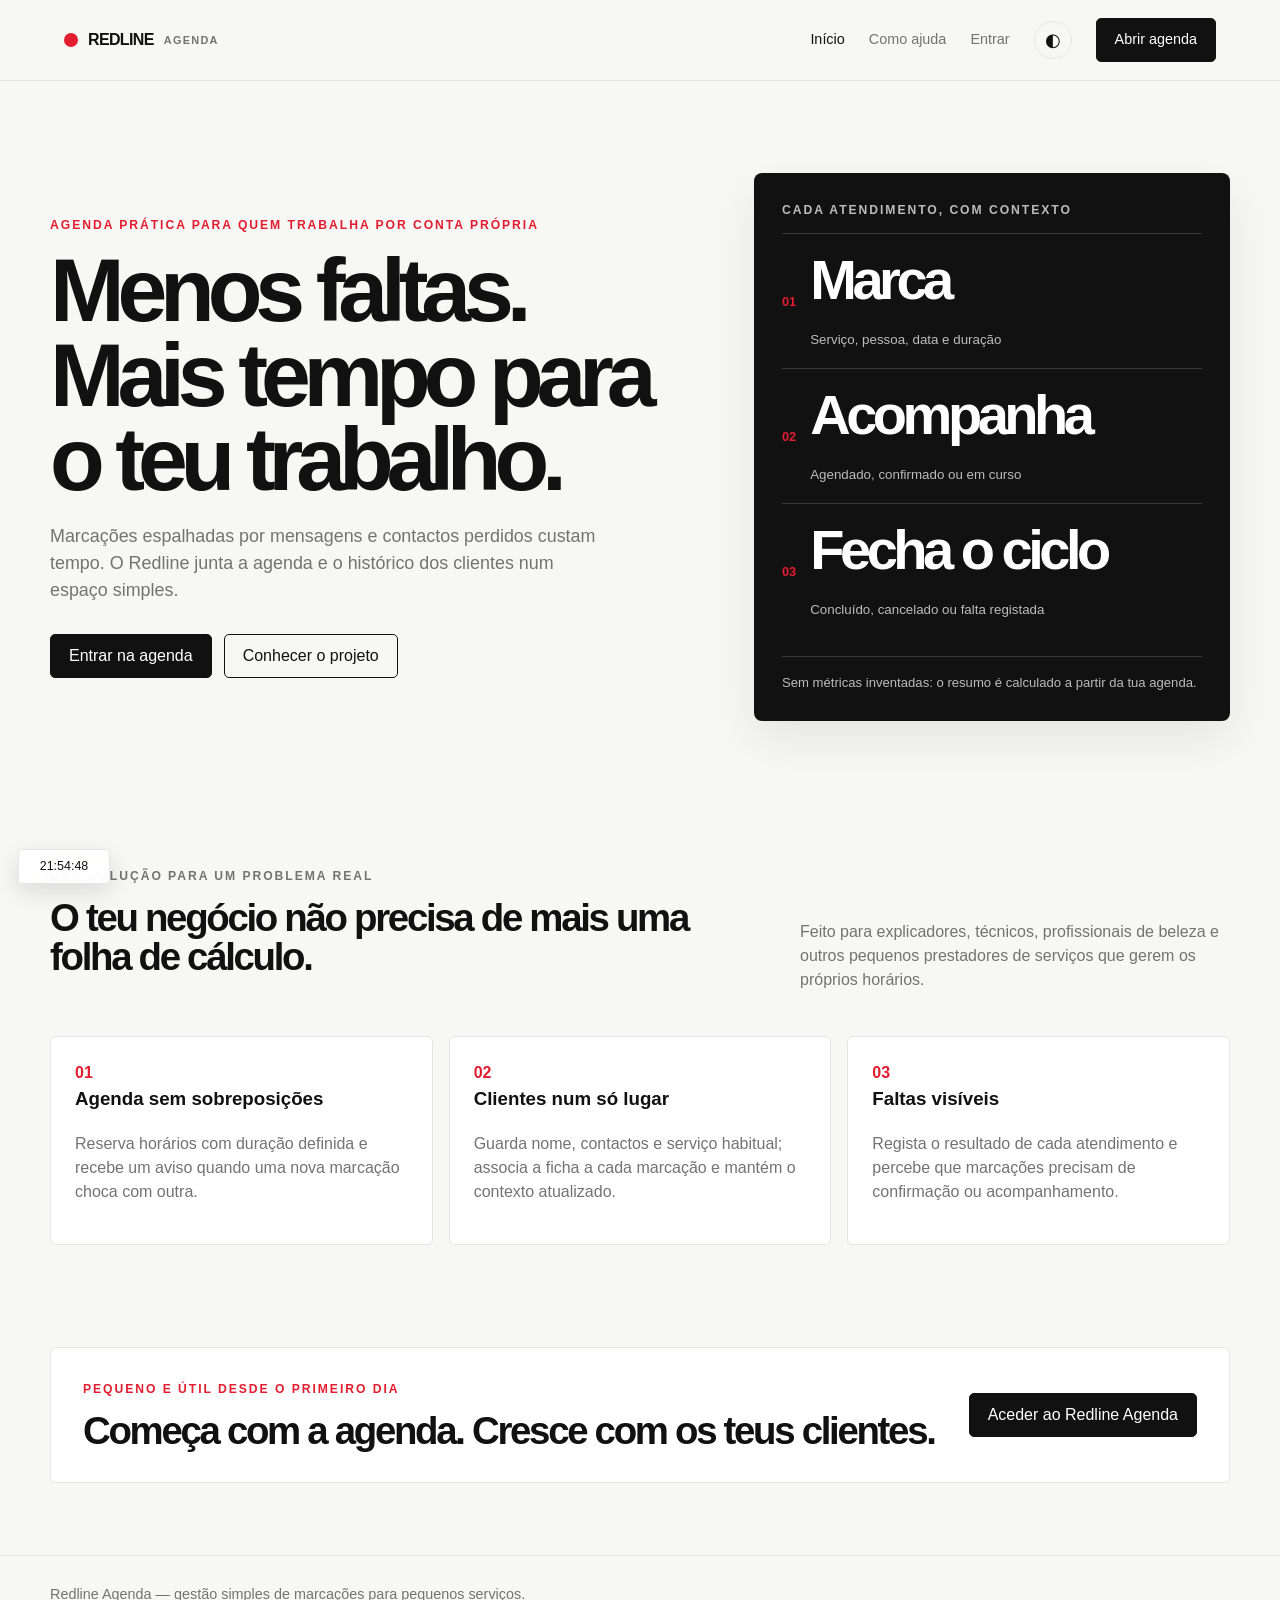
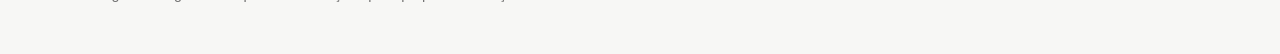
<file: src/main/resources/static/index.html>
<!DOCTYPE html>
<html lang="pt-PT">
<head>
    <meta charset="UTF-8">
    <meta name="viewport" content="width=device-width, initial-scale=1.0">
    <title>Redline Agenda | Marcações sem confusão</title>
    <link rel="stylesheet" href="./css/style.css">
    <script src="./js/ui.js" defer></script>
</head>
<body>
    <header class="site-header">
        <a class="brand" href="./index.html">
            <span class="brand-mark"></span>
            REDLINE
            <span class="brand-subtitle">AGENDA</span>
        </a>
        <nav class="site-nav">
            <a class="active" href="./index.html">Início</a>
            <a href="#features">Como ajuda</a>
            <a href="./login.html">Entrar</a>
            <button class="theme-toggle" type="button" title="Alternar tema">◐</button>
            <a class="button" href="./login.html">Abrir agenda</a>
        </nav>
    </header>
    <main class="page-shell">
        <section class="hero">
            <div class="reveal">
                <p class="eyebrow">Agenda prática para quem trabalha por conta própria</p>
                <h1>Menos faltas. Mais tempo para o teu trabalho.</h1>
                <p class="lead">Marcações espalhadas por mensagens e contactos perdidos custam tempo. O Redline junta a agenda e o histórico dos clientes num espaço simples.</p>
                <div class="hero-actions">
                    <a class="button" href="./login.html">Entrar na agenda</a>
                    <a class="button secondary" href="#features">Conhecer o projeto</a>
                </div>
            </div>
            <div class="hero-panel reveal">
                <p class="eyebrow">Cada atendimento, com contexto</p>
                <div class="workflow-step">
                    <span>01</span>
                    <div>
                        <strong>Marca</strong>
                        <small>Serviço, pessoa, data e duração</small>
                    </div>
                </div>
                <div class="workflow-step">
                    <span>02</span>
                    <div>
                        <strong>Acompanha</strong>
                        <small>Agendado, confirmado ou em curso</small>
                    </div>
                </div>
                <div class="workflow-step">
                    <span>03</span>
                    <div>
                        <strong>Fecha o ciclo</strong>
                        <small>Concluído, cancelado ou falta registada</small>
                    </div>
                </div>
                <p class="workflow-note">Sem métricas inventadas: o resumo é calculado a partir da tua agenda.</p>
            </div>
        </section>
        <section class="section" id="features">
            <div class="section-head reveal">
                <div>
                    <p class="eyebrow">Uma solução para um problema real</p>
                    <h2>O teu negócio não precisa de mais uma folha de cálculo.</h2>
                </div>
                <p>Feito para explicadores, técnicos, profissionais de beleza e outros pequenos prestadores de serviços que gerem os próprios horários.</p>
            </div>
            <div class="card-grid">
                <article class="card reveal">
                    <span class="card-index">01</span>
                    <h3>Agenda sem sobreposições</h3>
                    <p>Reserva horários com duração definida e recebe um aviso quando uma nova marcação choca com outra.</p>
                </article>
                <article class="card reveal">
                    <span class="card-index">02</span>
                    <h3>Clientes num só lugar</h3>
                    <p>Guarda nome, contactos e serviço habitual; associa a ficha a cada marcação e mantém o contexto atualizado.</p>
                </article>
                <article class="card reveal">
                    <span class="card-index">03</span>
                    <h3>Faltas visíveis</h3>
                    <p>Regista o resultado de cada atendimento e percebe que marcações precisam de confirmação ou acompanhamento.</p>
                </article>
            </div>
        </section>
        <section class="callout reveal">
            <div>
                <p class="eyebrow">Pequeno e útil desde o primeiro dia</p>
                <h2>Começa com a agenda. Cresce com os teus clientes.</h2>
            </div>
            <a class="button" href="./login.html">Aceder ao Redline Agenda</a>
        </section>
    </main>
    <footer class="footer">
        <div class="page-shell">Redline Agenda — gestão simples de marcações para pequenos serviços.</div>
    </footer>
</body>
</html>
</file>
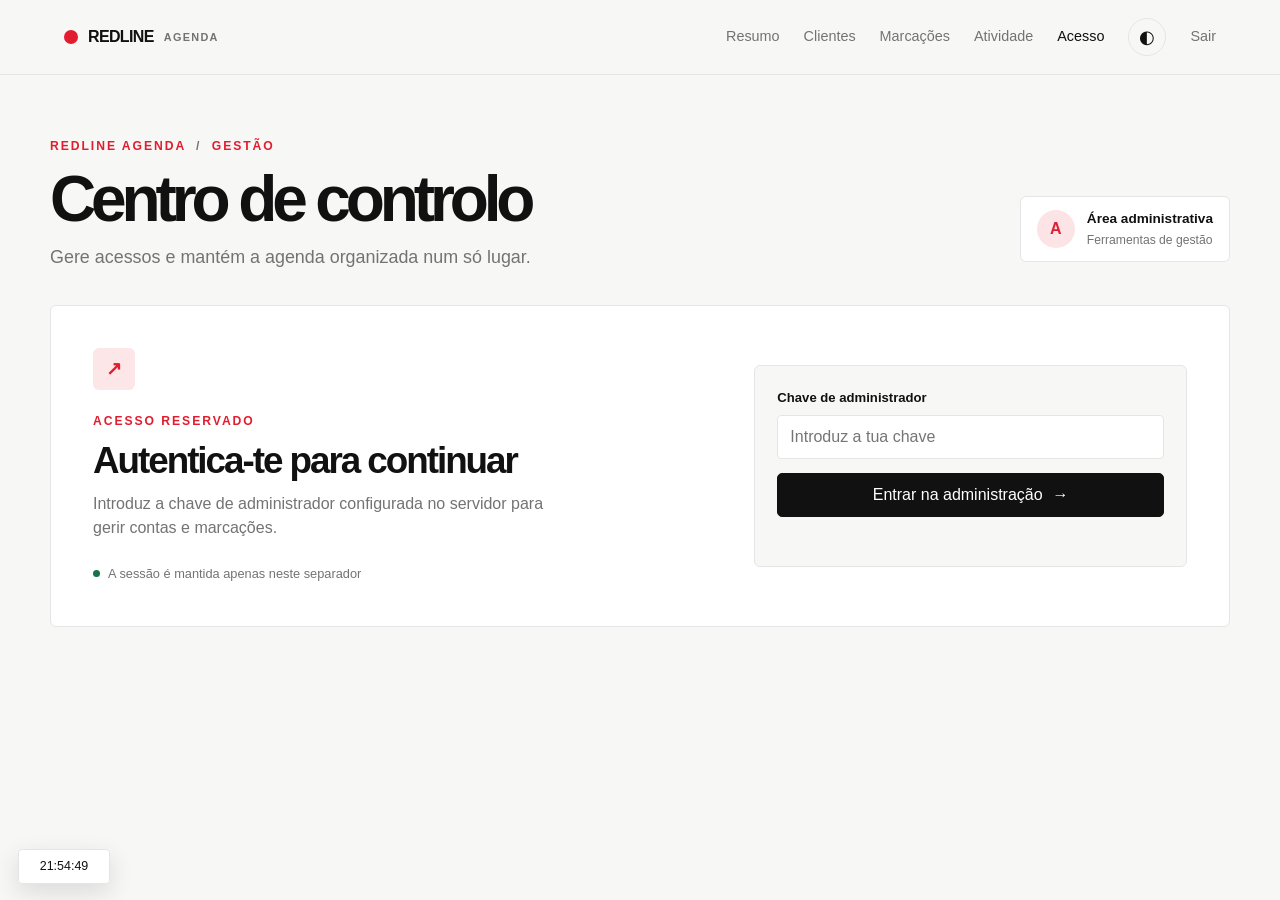
<file: src/main/resources/static/admin.html>
<!DOCTYPE html>
<html lang="pt-PT">
<head>
    <meta charset="UTF-8">
    <meta name="viewport" content="width=device-width, initial-scale=1.0">
    <meta name="theme-color" content="#f7f7f5">
    <title>Administração | Redline Agenda</title>
    <link rel="stylesheet" href="./css/style.css">
    <link rel="stylesheet" href="./css/dashboard.css">
    <link rel="stylesheet" href="./css/admin.css">
    <script src="./js/api.js" defer></script>
    <script src="./js/ui.js" defer></script>
    <script src="./js/admin.js" defer></script>
</head>
<body>
    <header class="site-header">
        <a class="brand" href="./dashboard.html">
            <span class="brand-mark" aria-hidden="true"></span>
            REDLINE
            <span class="brand-subtitle">AGENDA</span>
        </a>
        <nav class="site-nav" aria-label="Navegação principal">
            <a href="./dashboard.html">Resumo</a>
            <a href="./clientes.html">Clientes</a>
            <a href="./appointments.html">Marcações</a>
            <a href="./progresso.html">Atividade</a>
            <a class="active" href="./admin.html" aria-current="page">Acesso</a>
            <button class="theme-toggle" type="button" title="Alternar tema" aria-label="Alternar tema">◐</button>
            <a class="logout-link" href="./index.html">Sair</a>
        </nav>
    </header>

    <main class="page-shell dashboard admin-page">
        <section class="admin-heading">
            <div>
                <p class="eyebrow">Redline Agenda <span aria-hidden="true">/</span> Gestão</p>
                <h1>Centro de controlo</h1>
                <p class="lead">Gere acessos e mantém a agenda organizada num só lugar.</p>
            </div>
            <div class="admin-heading-note">
                <span class="admin-heading-mark" aria-hidden="true">A</span>
                <span>
                    <strong>Área administrativa</strong>
                    <small>Ferramentas de gestão</small>
                </span>
            </div>
        </section>

        <section class="panel admin-access" id="adminAccess" aria-labelledby="accessTitle">
            <div class="admin-access-copy">
                <span class="admin-lock-mark" aria-hidden="true">↗</span>
                <p class="eyebrow">Acesso reservado</p>
                <h2 id="accessTitle">Autentica-te para continuar</h2>
                <p>Introduz a chave de administrador configurada no servidor para gerir contas e marcações.</p>
                <span class="admin-secure-note">
                    <span aria-hidden="true"></span>
                    A sessão é mantida apenas neste separador
                </span>
            </div>
            <form id="adminLoginForm" class="admin-login-form">
                <div class="form-group">
                    <label for="adminKey">Chave de administrador</label>
                    <input id="adminKey" type="password" autocomplete="current-password" placeholder="Introduz a tua chave" required>
                </div>
                <button class="button" type="submit">
                    Entrar na administração
                    <span aria-hidden="true">→</span>
                </button>
                <p class="auth-message" id="adminMessage" role="status" aria-live="polite"></p>
            </form>
        </section>

        <section class="admin-overview" id="adminOverview" aria-label="Resumo da administração" hidden>
            <article class="admin-stat">
                <span class="admin-stat-icon" aria-hidden="true">◎</span>
                <div>
                    <small>Contas registadas</small>
                    <strong id="userCount">—</strong>
                </div>
                <span class="admin-stat-caption">na plataforma</span>
            </article>
            <article class="admin-stat">
                <span class="admin-stat-icon" aria-hidden="true">✦</span>
                <div>
                    <small>Administradores</small>
                    <strong id="adminCount">—</strong>
                </div>
                <span class="admin-stat-caption">com acesso total</span>
            </article>
            <article class="admin-stat">
                <span class="admin-stat-icon" aria-hidden="true">▦</span>
                <div>
                    <small>Marcações</small>
                    <strong id="appointmentCount">—</strong>
                </div>
                <span class="admin-stat-caption">na agenda</span>
            </article>
        </section>

        <section class="panel users-panel" id="usersPanel" aria-labelledby="usersTitle" hidden>
            <div class="panel-title admin-panel-title">
                <div>
                    <p class="eyebrow">Contas e permissões</p>
                    <h2 id="usersTitle">Utilizadores</h2>
                </div>
                <button class="button secondary" id="refreshUsers" type="button">
                    <span aria-hidden="true">↻</span>
                    Atualizar dados
                </button>
            </div>
            <div class="admin-toolbar">
                <p>Consulta as contas registadas e ajusta o respetivo nível de acesso.</p>
                <div class="admin-search">
                    <label for="userSearch">Pesquisar utilizadores</label>
                    <input id="userSearch" type="search" placeholder="Pesquisar por email..." autocomplete="off">
                </div>
            </div>
            <div class="users-table-wrap">
                <table>
                    <thead>
                        <tr>
                            <th scope="col">Email</th>
                            <th scope="col">Perfil</th>
                            <th scope="col">Data de criação</th>
                            <th scope="col"><span class="visually-hidden">Ações</span></th>
                        </tr>
                    </thead>
                    <tbody id="usersBody"></tbody>
                </table>
            </div>
            <p class="auth-message" id="usersMessage" role="status" aria-live="polite"></p>
        </section>

        <section class="panel users-panel admin-appointments" id="appointmentsPanel" aria-labelledby="appointmentsTitle" hidden>
            <div class="panel-title admin-panel-title">
                <div>
                    <p class="eyebrow">Agenda e operações</p>
                    <h2 id="appointmentsTitle">Marcações</h2>
                </div>
                <button class="button secondary" id="refreshAppointments" type="button">
                    <span aria-hidden="true">↻</span>
                    Atualizar dados
                </button>
            </div>

            <form class="appointment-form" id="appointmentForm">
                <div class="appointment-form-heading">
                    <h3>Adicionar marcação</h3>
                    <p>Cria um compromisso diretamente na agenda.</p>
                </div>
                <div class="appointment-fields">
                    <div class="form-group">
                        <label for="appointmentTitle">Serviço</label>
                        <input id="appointmentTitle" placeholder="Ex.: Consulta inicial" required>
                    </div>
                    <div class="form-group">
                        <label for="appointmentClient">
                            Cliente <span>(opcional)</span>
                        </label>
                        <input id="appointmentClient" placeholder="Nome do cliente">
                    </div>
                    <div class="form-group">
                        <label for="appointmentDate">Data</label>
                        <input id="appointmentDate" type="date" required>
                    </div>
                    <div class="form-group">
                        <label for="appointmentTime">Hora</label>
                        <input id="appointmentTime" type="time" required>
                    </div>
                    <div class="form-group">
                        <label for="appointmentStatus">Estado</label>
                        <select id="appointmentStatus">
                            <option>Agendado</option>
                            <option>Confirmado</option>
                            <option>Em curso</option>
                            <option>Concluído</option>
                            <option>Cancelado</option>
                            <option>Faltou</option>
                        </select>
                    </div>
                    <button class="button" type="submit">
                        Adicionar marcação
                        <span aria-hidden="true">+</span>
                    </button>
                </div>
            </form>

            <div class="admin-list-heading">
                <div>
                    <h3>Todas as marcações</h3>
                    <p>Altera datas ou remove compromissos existentes.</p>
                </div>
            </div>
            <div class="users-table-wrap">
                <table>
                    <thead>
                        <tr>
                            <th scope="col">Serviço</th>
                            <th scope="col">Cliente</th>
                            <th scope="col">Data</th>
                            <th scope="col">Hora</th>
                            <th scope="col">Estado</th>
                            <th scope="col"><span class="visually-hidden">Ações</span></th>
                        </tr>
                    </thead>
                    <tbody id="appointmentsBody"></tbody>
                </table>
            </div>
            <p class="auth-message" id="appointmentsMessage" role="status" aria-live="polite"></p>
        </section>
    </main>
</body>
</html>
</file>
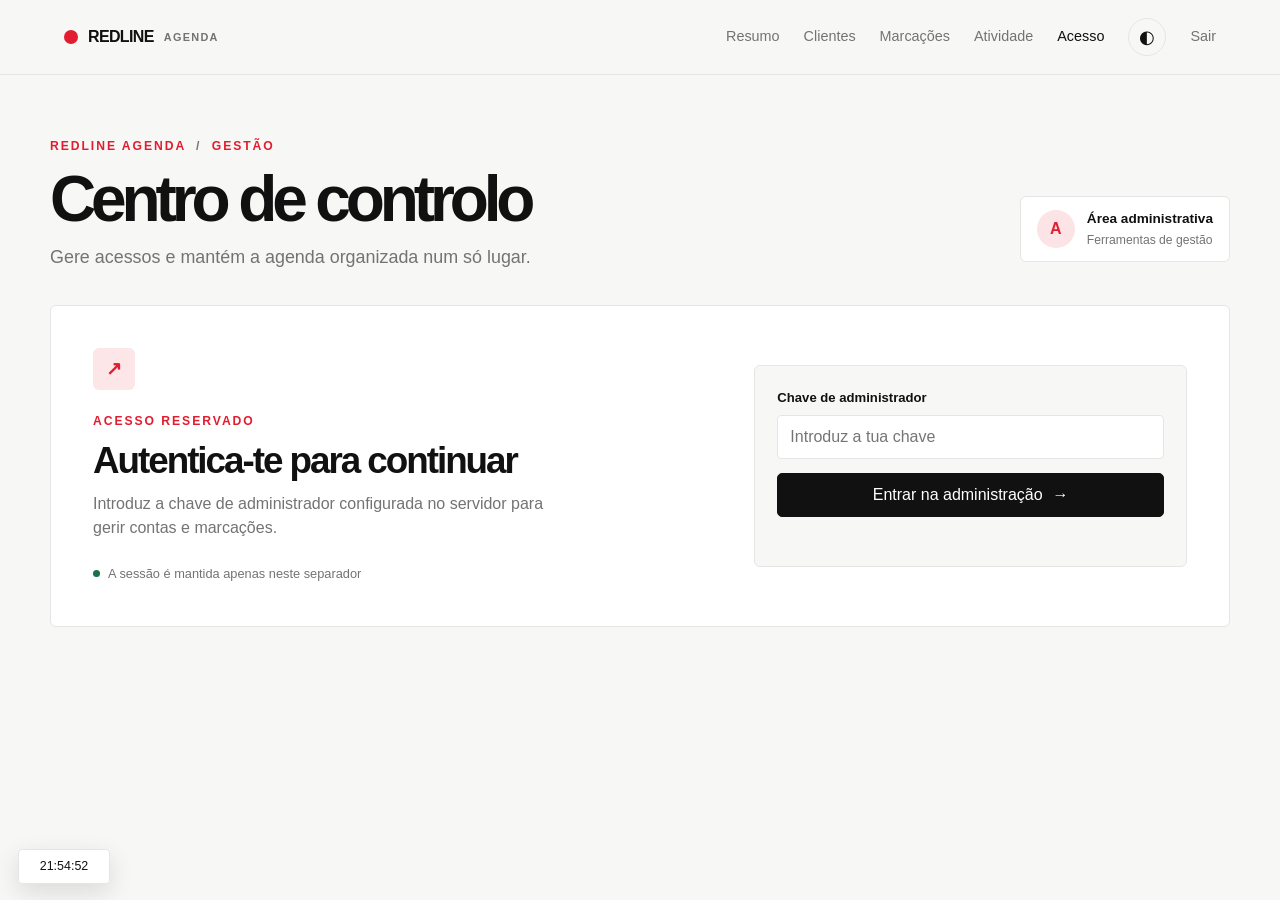
<file: src/main/resources/static/appointments.html>
<!DOCTYPE html>
<html lang="pt-PT">
<head>
    <meta charset="UTF-8">
    <meta name="viewport" content="width=device-width, initial-scale=1.0">
    <title>Marcações | Redline Agenda</title>
    <link rel="stylesheet" href="./css/style.css">
    <link rel="stylesheet" href="./css/dashboard.css">
    <link rel="stylesheet" href="./css/workspace.css">
    <script src="./js/api.js" defer></script>
    <script src="./js/ui.js" defer></script>
    <script src="./js/appointments.js" defer></script>
</head>
<body data-requires-admin="true">
    <header class="site-header">
        <a class="brand" href="./dashboard.html">
            <span class="brand-mark"></span>
            REDLINE
            <span class="brand-subtitle">AGENDA</span>
        </a>
        <nav class="site-nav">
            <a href="./dashboard.html">Resumo</a>
            <a href="./clientes.html">Clientes</a>
            <a class="active" href="./appointments.html">Marcações</a>
            <a href="./progresso.html">Atividade</a>
            <a href="./admin.html">Acesso</a>
            <button class="theme-toggle" type="button" title="Alternar tema">◐</button>
            <a class="logout-link" href="./index.html">Sair</a>
        </nav>
    </header>
    <main class="page-shell dashboard">
        <section class="dashboard-heading">
            <div>
                <p class="eyebrow" id="agendaDate">Agenda</p>
                <h1>Marcações</h1>
                <p class="lead">Vê o que vem a seguir e regista faltas ou conclusões no momento.</p>
            </div>
            <a class="button" href="./compromisso.html">+ Nova marcação</a>
        </section>
        <section class="panel">
            <div class="panel-title">
                <h2>Agenda de serviços</h2>
                <span id="agendaStatus" aria-live="polite">A carregar...</span>
            </div>
            <div class="workspace-toolbar appointment-filters" aria-label="Filtrar marcações">
                <input id="appointmentSearch" type="search" placeholder="Pesquisar serviço ou cliente" aria-label="Pesquisar marcações">
                <input id="appointmentDateFilter" type="date" aria-label="Filtrar por dia">
                <select id="appointmentStatusFilter" aria-label="Filtrar por estado">
                    <option value="Todas">Todos os estados</option>
                    <option>Agendado</option>
                    <option>Confirmado</option>
                    <option>Em curso</option>
                    <option>Concluído</option>
                    <option>Cancelado</option>
                    <option>Faltou</option>
                </select>
                <button class="button secondary" id="clearAppointmentFilters" type="button">Limpar</button>
            </div>
            <div id="appointmentsList" aria-live="polite"></div>
        </section>
        <p class="form-message" id="appointmentListMessage" role="status"></p>
    </main>
</body>
</html>
</file>
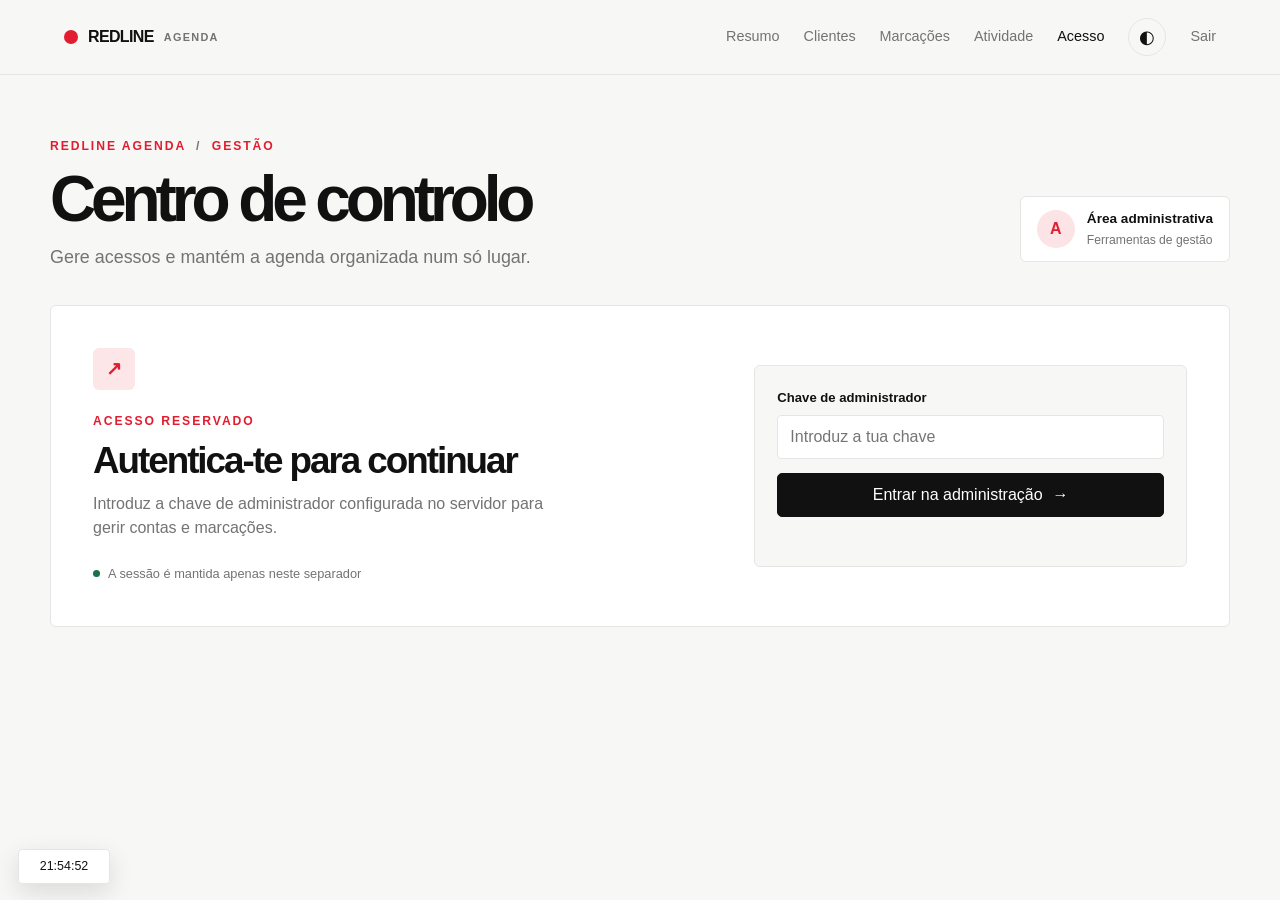
<file: src/main/resources/static/clientes.html>
<!DOCTYPE html>
<html lang="pt-PT">
<head>
    <meta charset="UTF-8">
    <meta name="viewport" content="width=device-width, initial-scale=1.0">
    <title>Clientes | Redline Agenda</title>
    <link rel="stylesheet" href="./css/style.css">
    <link rel="stylesheet" href="./css/workspace.css">
    <script src="./js/api.js" defer></script>
    <script src="./js/ui.js" defer></script>
    <script src="./js/clientes.js" defer></script>
</head>
<body data-requires-admin="true">
    <header class="site-header">
        <a class="brand" href="./dashboard.html">
            <span class="brand-mark"></span>
            REDLINE
            <span class="brand-subtitle">AGENDA</span>
        </a>
        <nav class="site-nav">
            <a href="./dashboard.html">Resumo</a>
            <a class="active" href="./clientes.html">Clientes</a>
            <a href="./appointments.html">Marcações</a>
            <a href="./progresso.html">Atividade</a>
            <a href="./admin.html">Acesso</a>
            <button class="theme-toggle" type="button" title="Alternar tema">◐</button>
            <a class="logout-link" href="./index.html">Sair</a>
        </nav>
    </header>
    <main class="page-shell workspace-page">
        <section class="workspace-heading">
            <div>
                <p class="eyebrow">Relações de confiança</p>
                <h1>Clientes</h1>
                <p class="lead">Guarda os contactos e encontra rapidamente o contexto de cada pessoa.</p>
            </div>
            <button class="button" id="openClientModal" type="button">+ Novo cliente</button>
        </section>
        <section class="workspace-toolbar" aria-label="Pesquisar e filtrar clientes">
            <input id="clientSearch" type="search" placeholder="Nome, email, telefone ou serviço" aria-label="Pesquisar clientes">
            <select id="clientFilter" aria-label="Filtrar clientes">
                <option value="Todos">Todos os estados</option>
                <option value="Ativo">Ativos</option>
                <option value="Em espera">Em espera</option>
            </select>
            <span id="clientCount" aria-live="polite">A carregar...</span>
        </section>
        <p class="form-message" id="clientMessage" role="status"></p>
        <section class="client-list" id="clientsList" aria-live="polite"></section>
    </main>
    <div class="modal" id="clientModal" hidden>
        <section class="modal-card" role="dialog" aria-modal="true" aria-labelledby="clientModalTitle">
            <div class="modal-head">
                <div>
                    <p class="eyebrow">Ficha de cliente</p>
                    <h2 id="clientModalTitle">Novo cliente</h2>
                </div>
                <button class="icon-button" id="closeClientModal" type="button" aria-label="Fechar">×</button>
            </div>
            <form id="clientForm" class="form-grid">
                <label>
                    Nome
                    <input id="clientName" required maxlength="120" autocomplete="name">
                </label>
                <label>
                    Serviço habitual
                    <input id="clientType" maxlength="120" placeholder="Ex.: explicações de matemática">
                </label>
                <label>
                    Email
                    <input id="clientEmail" type="email" maxlength="254" autocomplete="email">
                </label>
                <label>
                    Telefone
                    <input id="clientPhone" type="tel" maxlength="40" autocomplete="tel">
                </label>
                <label>
                    Estado
                    <select id="clientStatus">
                        <option>Ativo</option>
                        <option>Em espera</option>
                    </select>
                </label>
                <div class="form-actions">
                    <button class="button secondary" id="cancelClient" type="button">Cancelar</button>
                    <button class="button" type="submit">Guardar cliente</button>
                </div>
            </form>
        </section>
    </div>
</body>
</html>
</file>
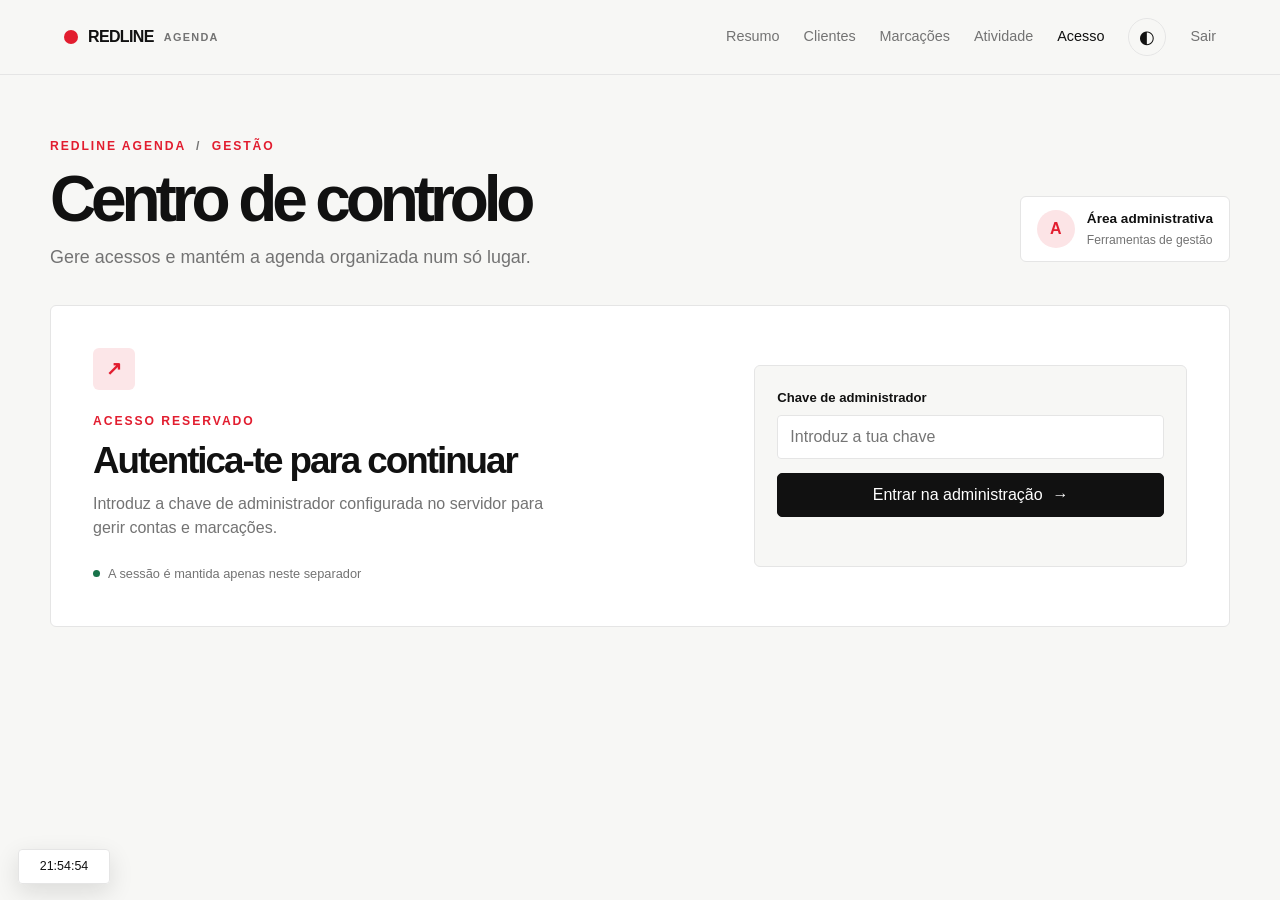
<file: src/main/resources/static/compromisso.html>
<!DOCTYPE html>
<html lang="pt-PT">
<head>
    <meta charset="UTF-8">
    <meta name="viewport" content="width=device-width, initial-scale=1.0">
    <title>Nova marcação | Redline Agenda</title>
    <link rel="stylesheet" href="./css/style.css">
    <link rel="stylesheet" href="./css/workspace.css">
    <script src="./js/api.js" defer></script>
    <script src="./js/ui.js" defer></script>
    <script src="./js/compromisso.js" defer></script>
</head>
<body data-requires-admin="true">
    <header class="site-header">
        <a class="brand" href="./dashboard.html">
            <span class="brand-mark"></span>
            REDLINE
            <span class="brand-subtitle">AGENDA</span>
        </a>
        <nav class="site-nav">
            <a href="./dashboard.html">Resumo</a>
            <a href="./clientes.html">Clientes</a>
            <a class="active" href="./appointments.html">Marcações</a>
            <a href="./progresso.html">Atividade</a>
            <a href="./admin.html">Acesso</a>
            <button class="theme-toggle" type="button" title="Alternar tema">◐</button>
            <a class="logout-link" href="./index.html">Sair</a>
        </nav>
    </header>
    <main class="page-shell workspace-page">
        <section class="workspace-heading">
            <div>
                <p class="eyebrow">Agenda de serviços</p>
                <h1 id="appointmentHeading">Nova marcação</h1>
                <p class="lead" id="appointmentLead">Reserva o horário, associa o cliente e guarda o contexto necessário.</p>
            </div>
            <a class="button secondary" href="./appointments.html">Voltar à agenda</a>
        </section>
        <section class="form-shell">
            <form id="appointmentForm">
                <div class="form-grid">
                    <label>
                        Serviço ou motivo
                        <input name="title" id="appointmentTitle" required maxlength="160" placeholder="Ex.: explicação de matemática">
                    </label>
                    <label>
                        Cliente
                        <select name="clientId" id="appointmentClient">
                            <option value="">Sem cliente associado</option>
                        </select>
                    </label>
                    <label>
                        Data
                        <input name="date" id="appointmentDate" type="date" required>
                    </label>
                    <label>
                        Hora
                        <input name="time" id="appointmentTime" type="time" required>
                    </label>
                    <label>
                        Duração
                        <select name="durationMinutes" id="appointmentDuration">
                            <option value="30">30 minutos</option>
                            <option value="45">45 minutos</option>
                            <option value="60" selected>1 hora</option>
                            <option value="90">1 hora e 30 minutos</option>
                            <option value="120">2 horas</option>
                        </select>
                    </label>
                    <label>
                        Estado
                        <select name="status" id="appointmentStatus">
                            <option>Agendado</option>
                            <option>Confirmado</option>
                            <option>Em curso</option>
                            <option>Concluído</option>
                            <option>Cancelado</option>
                            <option>Faltou</option>
                        </select>
                    </label>
                    <label class="full-width">
                        Notas
                        <textarea name="notes" id="appointmentNotes" maxlength="1000" placeholder="Preparação, materiais ou informação importante para o atendimento"></textarea>
                    </label>
                </div>
                <div class="form-actions">
                    <a class="button secondary" href="./appointments.html">Cancelar</a>
                    <button class="button" id="saveAppointmentButton" type="submit">Guardar marcação</button>
                </div>
                <p class="form-message" id="appointmentMessage" role="status"></p>
            </form>
        </section>
    </main>
</body>
</html>
</file>
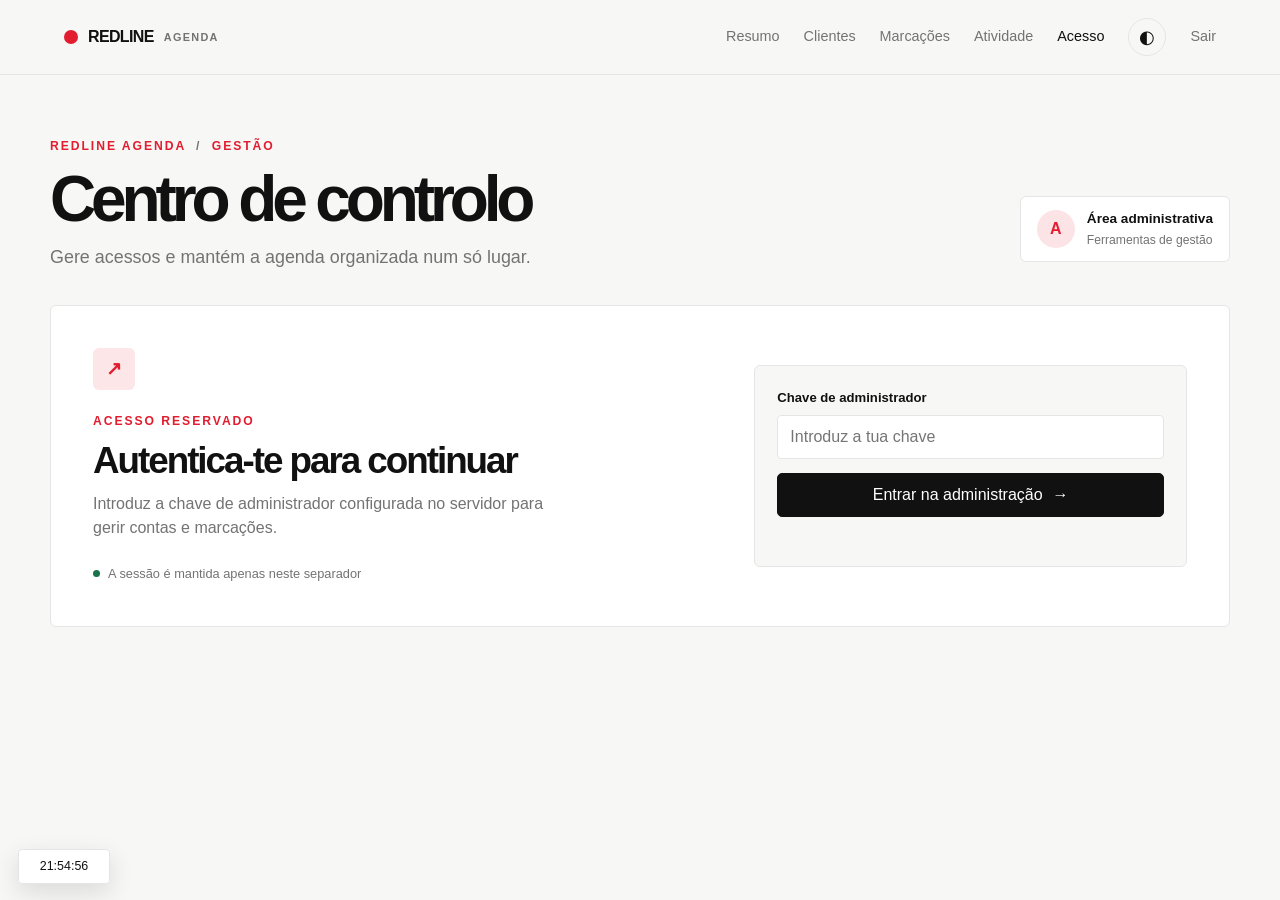
<file: src/main/resources/static/dashboard.html>
<!DOCTYPE html>
<html lang="pt-PT">
<head>
    <meta charset="UTF-8">
    <meta name="viewport" content="width=device-width, initial-scale=1.0">
    <title>Resumo | Redline Agenda</title>
    <link rel="stylesheet" href="./css/style.css">
    <link rel="stylesheet" href="./css/dashboard.css">
    <script src="./js/api.js" defer></script>
    <script src="./js/dashboard.js" defer></script>
    <script src="./js/ui.js" defer></script>
</head>
<body data-requires-admin="true">
    <header class="site-header">
        <a class="brand" href="./dashboard.html">
            <span class="brand-mark"></span>
            REDLINE
            <span class="brand-subtitle">AGENDA</span>
        </a>
        <nav class="site-nav">
            <a class="active" href="./dashboard.html">Resumo</a>
            <a href="./clientes.html">Clientes</a>
            <a href="./appointments.html">Marcações</a>
            <a href="./progresso.html">Atividade</a>
            <a href="./admin.html">Acesso</a>
            <button class="theme-toggle" type="button" title="Alternar tema">◐</button>
            <a class="logout-link" href="./index.html">Sair</a>
        </nav>
    </header>
    <main class="page-shell dashboard">
        <section class="dashboard-heading">
            <div>
                <p class="eyebrow">O teu negócio, num relance</p>
                <h1>Bom dia, <span id="username">equipa</span>.</h1>
                <p class="lead">Uma agenda simples para não perderes marcações nem o contexto dos teus clientes.</p>
            </div>
            <a class="button" href="./compromisso.html">+ Nova marcação</a>
        </section>
        <p class="form-message" id="dashboardMessage" role="status"></p>
        <section class="stats-grid">
            <article class="stat-card">
                <span>Clientes ativos</span>
                <strong id="activeClients">—</strong>
                <small>Com contacto guardado</small>
            </article>
            <article class="stat-card">
                <span>Marcações hoje</span>
                <strong id="todayAppointments">—</strong>
                <small id="todayDetail">A carregar agenda</small>
            </article>
            <article class="stat-card">
                <span>Próximos 7 dias</span>
                <strong id="weekAppointments">—</strong>
                <small>Marcações não canceladas</small>
            </article>
            <article class="stat-card">
                <span>Faltas este mês</span>
                <strong id="missedAppointments">—</strong>
                <small>Para acompanhar e reduzir</small>
            </article>
        </section>
        <section class="dashboard-grid">
            <article class="panel reveal">
                <div class="panel-title">
                    <h2>O que vem a seguir</h2>
                    <a href="./appointments.html">Abrir agenda</a>
                </div>
                <div id="upcomingList" aria-live="polite"><p class="empty-state">A carregar...</p></div>
            </article>
            <article class="panel attention-panel reveal">
                <p class="eyebrow">Atenção necessária</p>
                <h2 id="attentionTitle">A carregar...</h2>
                <p id="attentionText">A procurar marcações passadas por atualizar.</p>
                <a class="button secondary" href="./appointments.html">Rever marcações</a>
            </article>
        </section>
        <section class="dashboard-tip">
            <span class="tip-mark" aria-hidden="true">i</span>
            <p><strong>Menos faltas, mais previsibilidade.</strong> Regista o resultado de cada atendimento. Assim sabes quem faltou, quem precisa de reagendar e como está a tua semana.</p>
        </section>
    </main>
</body>
</html>
</file>
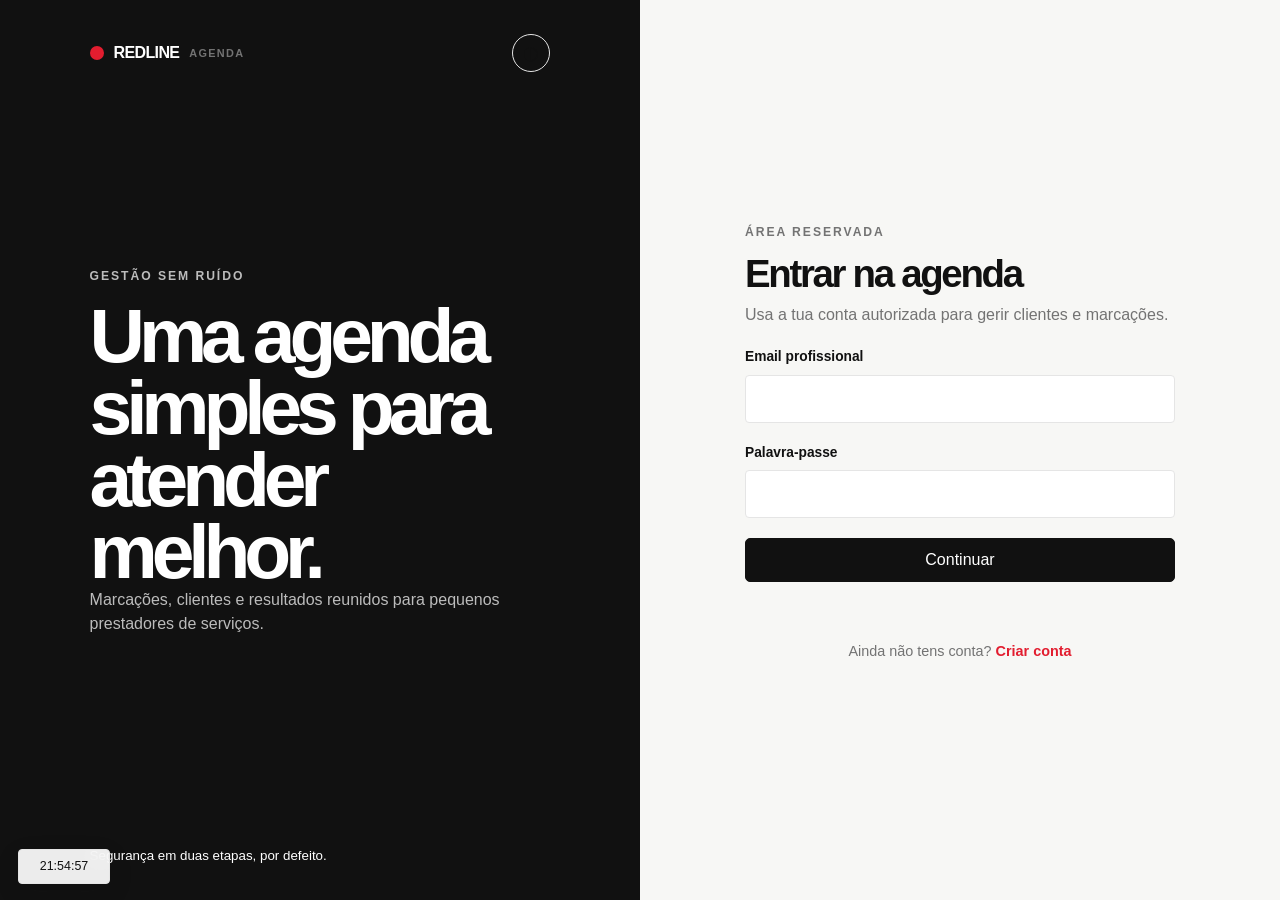
<file: src/main/resources/static/login.html>
<!DOCTYPE html>
<html lang="pt-PT">
<head>
    <meta charset="UTF-8">
    <meta name="viewport" content="width=device-width, initial-scale=1.0">
    <title>Entrar | Redline Agenda</title>
    <link rel="stylesheet" href="./css/style.css">
    <link rel="stylesheet" href="./css/login.css">
    <script src="./js/ui.js" defer></script>
    <script src="./js/auth.js" defer></script>
</head>
<body class="auth-page">
    <aside class="auth-intro">
        <div>
            <a class="brand" href="./index.html">
                <span class="brand-mark"></span>
                REDLINE
                <span class="brand-subtitle">AGENDA</span>
            </a>
            <button class="theme-toggle" type="button" title="Alternar tema">◐</button>
        </div>
        <div>
            <p class="eyebrow">Gestão sem ruído</p>
            <h1>Uma agenda simples para atender melhor.</h1>
            <p>Marcações, clientes e resultados reunidos para pequenos prestadores de serviços.</p>
        </div>
        <small>Segurança em duas etapas, por defeito.</small>
    </aside>
    <main class="auth-form">
        <div class="form-box">
            <p class="eyebrow">Área reservada</p>
            <h2>Entrar na agenda</h2>
            <p>Usa a tua conta autorizada para gerir clientes e marcações.</p>

            <form id="loginForm">
                <div class="form-group">
                    <label for="email">Email profissional</label>
                    <input type="email" id="email" required autocomplete="email">
                </div>
                <div class="form-group">
                    <label for="password">Palavra-passe</label>
                    <input type="password" id="password" required autocomplete="current-password">
                </div>
                <button class="button" type="submit">Continuar</button>
            </form>

            <section class="auth-step" id="authyCodeStep" hidden>
                <h3>Confirma o segundo fator</h3>
                <p>Abre a app Authy e introduz o código de 6 dígitos.</p>
                <div class="form-group">
                    <label for="authyCode">Código de segurança</label>
                    <input class="code-input" id="authyCode" inputmode="numeric" pattern="[0-9]{6}" maxlength="6" autocomplete="one-time-code">
                </div>
                <button class="button" type="button" id="verifyAuthyButton">Verificar e entrar</button>
            </section>

            <p class="auth-message" id="authMessage" role="status"></p>
            <p class="form-link">
                Ainda não tens conta?
                <a href="./register.html">Criar conta</a>
            </p>
        </div>
    </main>
</body>
</html>
</file>
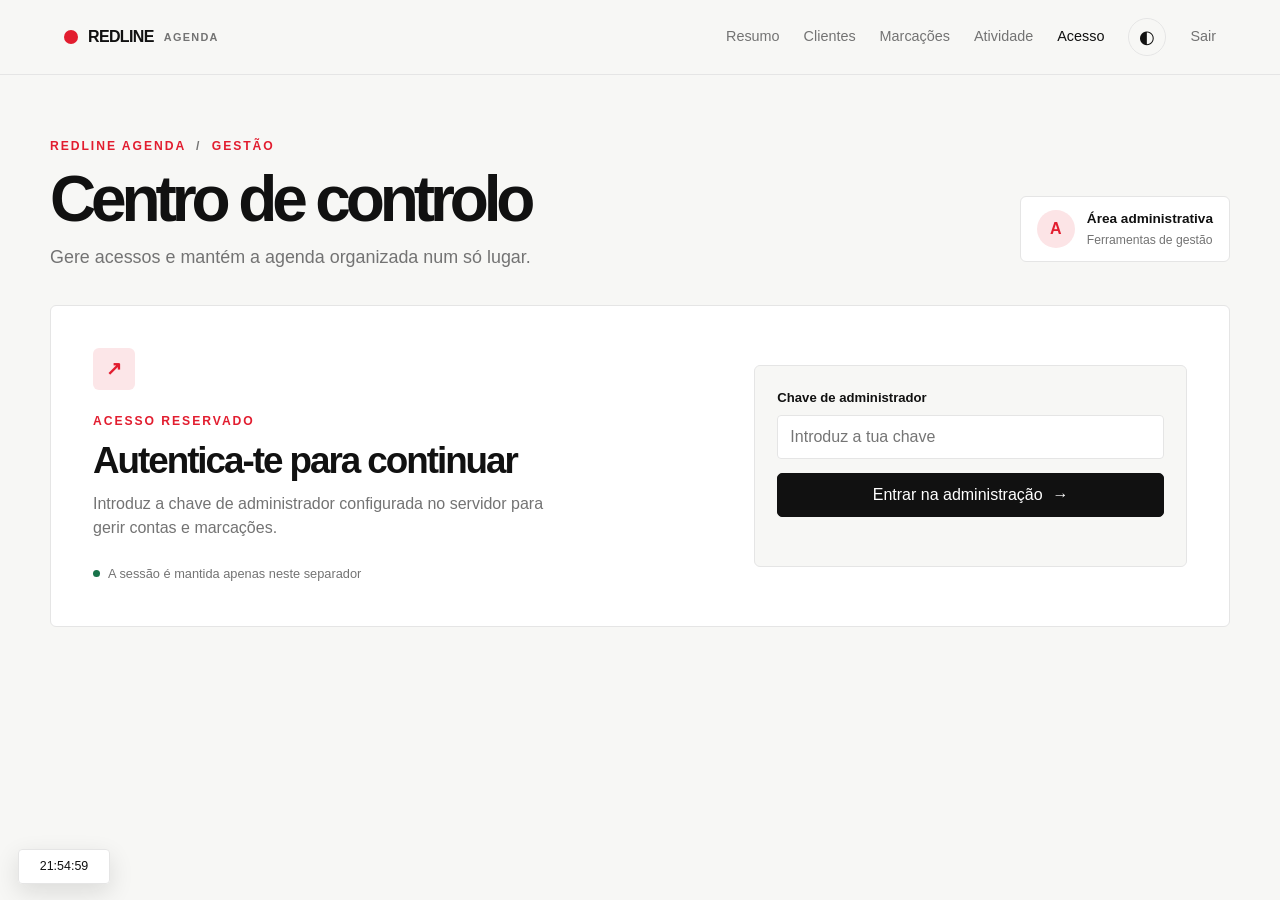
<file: src/main/resources/static/progresso.html>
<!DOCTYPE html>
<html lang="pt-PT">
<head>
    <meta charset="UTF-8">
    <meta name="viewport" content="width=device-width, initial-scale=1.0">
    <title>Atividade | Redline Agenda</title>
    <link rel="stylesheet" href="./css/style.css">
    <link rel="stylesheet" href="./css/workspace.css">
    <script src="./js/api.js" defer></script>
    <script src="./js/ui.js" defer></script>
    <script src="./js/progresso.js" defer></script>
</head>
<body data-requires-admin="true">
    <header class="site-header">
        <a class="brand" href="./dashboard.html">
            <span class="brand-mark"></span>
            REDLINE
            <span class="brand-subtitle">AGENDA</span>
        </a>
        <nav class="site-nav">
            <a href="./dashboard.html">Resumo</a>
            <a href="./clientes.html">Clientes</a>
            <a href="./appointments.html">Marcações</a>
            <a class="active" href="./progresso.html">Atividade</a>
            <a href="./admin.html">Acesso</a>
            <button class="theme-toggle" type="button" title="Alternar tema">◐</button>
            <a class="logout-link" href="./index.html">Sair</a>
        </nav>
    </header>
    <main class="page-shell workspace-page">
        <section class="workspace-heading">
            <div>
                <p class="eyebrow">Decisões com contexto</p>
                <h1>Atividade</h1>
                <p class="lead">Percebe o que foi concluído, o que está marcado e onde há faltas.</p>
            </div>
            <a class="button" href="./compromisso.html">+ Nova marcação</a>
        </section>
        <p class="form-message" id="progressMessage" role="status"></p>
        <section class="progress-layout">
            <article class="progress-overview">
                <p class="eyebrow">Taxa de conclusão</p>
                <strong class="progress-number" id="completionPercent">—</strong>
                <p id="completionDescription">A carregar marcações...</p>
                <div class="progress-track-large"><span id="completionBar" style="width: 0%"></span></div>
                <small id="progressUpdated"></small>
            </article>
            <article class="delivery-panel">
                <p class="eyebrow">Próximas marcações</p>
                <h2>O que vem aí</h2>
                <div id="deliveryList"><p class="empty-state">A carregar...</p></div>
            </article>
        </section>
        <section class="metric-cards">
            <article class="metric-card">
                <span>Concluídas</span>
                <strong id="completedValue">—</strong>
            </article>
            <article class="metric-card">
                <span>Marcadas</span>
                <strong id="plannedValue">—</strong>
            </article>
            <article class="metric-card">
                <span>Faltas</span>
                <strong id="missedValue">—</strong>
            </article>
            <article class="metric-card">
                <span>Canceladas</span>
                <strong id="cancelledValue">—</strong>
            </article>
        </section>
    </main>
</body>
</html>
</file>
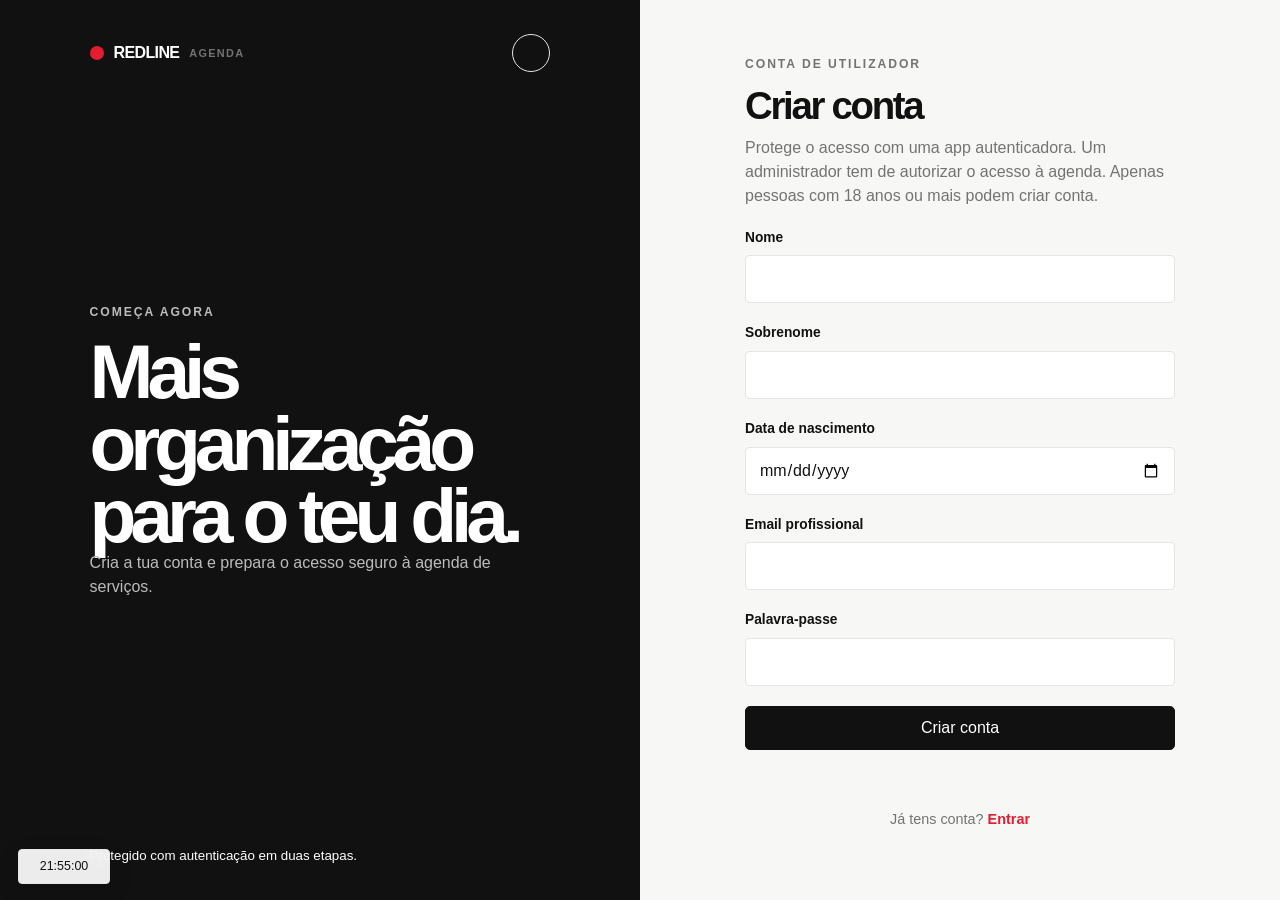
<file: src/main/resources/static/register.html>
<!DOCTYPE html>
<html lang="pt-PT">
<head>
    <meta charset="UTF-8">
    <meta name="viewport" content="width=device-width, initial-scale=1.0">
    <title>Criar conta | Redline Agenda</title>
    <link rel="stylesheet" href="./css/style.css">
    <link rel="stylesheet" href="./css/login.css">
    <script src="./js/ui.js" defer></script>
    <script src="./js/auth.js" defer></script>
</head>
<body class="auth-page">
    <aside class="auth-intro">
        <div>
            <a class="brand" href="./index.html">
                <span class="brand-mark"></span>
                REDLINE
                <span class="brand-subtitle">AGENDA</span>
            </a>
            <button class="theme-toggle" type="button" title="Alternar tema">◐</button>
        </div>
        <div>
            <p class="eyebrow">Começa agora</p>
            <h1>Mais organização para o teu dia.</h1>
            <p>Cria a tua conta e prepara o acesso seguro à agenda de serviços.</p>
        </div>
        <small>Protegido com autenticação em duas etapas.</small>
    </aside>

    <main class="auth-form">
        <div class="form-box">
            <p class="eyebrow">Conta de utilizador</p>
            <h2>Criar conta</h2>
            <p>Protege o acesso com uma app autenticadora. Um administrador tem de autorizar o acesso à agenda. Apenas pessoas com 18 anos ou mais podem criar conta.</p>

            <form id="registerForm">
                <div class="form-group">
                    <label for="firstName">Nome</label>
                    <input type="text" id="firstName" required autocomplete="given-name">
                </div>
                <div class="form-group">
                    <label for="lastName">Sobrenome</label>
                    <input type="text" id="lastName" required autocomplete="family-name">
                </div>
                <div class="form-group">
                    <label for="birthDate">Data de nascimento</label>
                    <input type="date" id="birthDate" required autocomplete="bday">
                </div>
                <div class="form-group">
                    <label for="email">Email profissional</label>
                    <input type="email" id="email" required autocomplete="email">
                </div>
                <div class="form-group">
                    <label for="password">Palavra-passe</label>
                    <input type="password" id="password" minlength="8" required autocomplete="new-password">
                </div>
                <button class="button" type="submit">Criar conta</button>
            </form>

            <section class="auth-step" id="authyCodeStep" hidden>
                <h3>Ativa o segundo fator</h3>
                <p>Digitaliza este código QR com o Authy ou Google Authenticator.</p>
                <div class="qr-wrap">
                    <div id="qrcode-container" aria-live="polite">
                        <span>O código QR aparecerá aqui.</span>
                    </div>
                </div>
                <p class="qr-help" id="totpSetupMessage" role="status">
                    Se não conseguires digitalizar, configura a conta manualmente com o segredo abaixo.
                </p>
                <div class="form-group">
                    <label for="authySecret">Segredo de configuração</label>
                    <input id="authySecret" readonly>
                </div>
                <div class="form-group">
                    <label for="authyCode">Código de segurança atual</label>
                    <input class="code-input" id="authyCode" inputmode="numeric" maxlength="6" autocomplete="one-time-code">
                </div>
                <button class="button" type="button" id="verifyAuthyButton">Confirmar e terminar</button>
            </section>

            <p class="auth-message" id="authMessage" role="status"></p>
            <p class="form-link">
                Já tens conta?
                <a href="./login.html">Entrar</a>
            </p>
        </div>
    </main>
</body>
</html>
</file>
<file: src/main/resources/static/css/style.css>
:root {
    --ink: #111111;
    --muted: #737373;
    --line: #e5e5e5;
    --paper: #f7f7f5;
    --surface: #ffffff;
    --red: #e21d2f;
    --red-dark: #b81324;
    --green: #19734a;
    --contrast-bg: #111111;
    --contrast-text: #ffffff;
    --contrast-muted: #bcbcbc;
    --control-bg: #ffffff;
    --shadow: 0 18px 50px rgba(17, 17, 17, 0.08);
}

[data-theme="dark"] {
    --ink: #f5f5f2;
    --muted: #a4a4a0;
    --line: #353535;
    --paper: #151515;
    --surface: #202020;
    --red: #ff4657;
    --red-dark: #d92c3e;
    --green: #62c895;
    --contrast-bg: #0c0c0c;
    --contrast-text: #f5f5f2;
    --contrast-muted: #a9a9a4;
    --control-bg: #292929;
    --shadow: 0 18px 50px rgba(0, 0, 0, 0.28);
}

* { box-sizing: border-box; }

html { scroll-behavior: smooth; }
html[data-theme="dark"] { color-scheme: dark; }

body {
    margin: 0;
    color: var(--ink);
    background: var(--paper);
    font-family: "Trebuchet MS", "Segoe UI", sans-serif;
    line-height: 1.5;
}

a { color: inherit; text-decoration: none; }
button, input { font: inherit; }

.site-header {
    position: sticky;
    top: 0;
    z-index: 10;
    display: flex;
    align-items: center;
    justify-content: space-between;
    gap: 24px;
    padding: 18px clamp(20px, 5vw, 72px);
    background: color-mix(in srgb, var(--paper) 92%, transparent);
    border-bottom: 1px solid var(--line);
    backdrop-filter: blur(14px);
}

.brand { display: flex; align-items: center; gap: 10px; font-weight: 800; letter-spacing: -0.04em; white-space: nowrap; }
.brand-subtitle { color: var(--muted); font-size: .68rem; letter-spacing: .12em; }
.brand-mark { width: 14px; height: 14px; display: inline-block; background: var(--red); border-radius: 50%; }
.site-nav { display: flex; align-items: center; gap: 24px; color: var(--muted); font-size: 0.9rem; }
.site-nav a:hover, .site-nav a.active { color: var(--ink); }
.theme-toggle { width: 38px; height: 38px; padding: 0; border: 1px solid var(--line); border-radius: 50%; background: transparent; color: var(--ink); cursor: pointer; font-size: 1.1rem; }
.theme-toggle:hover { border-color: var(--red); color: var(--red); }
.site-clock { position: fixed; left: 18px; bottom: 16px; z-index: 20; min-width: 92px; padding: 7px 10px; border: 1px solid var(--line); border-radius: 4px; background: color-mix(in srgb, var(--surface) 92%, transparent); color: var(--ink); box-shadow: 0 8px 24px rgba(17, 17, 17, .12); font-size: .78rem; font-variant-numeric: tabular-nums; text-align: center; backdrop-filter: blur(10px); }
.button {
    display: inline-flex;
    align-items: center;
    justify-content: center;
    min-height: 44px;
    padding: 0 18px;
    border: 1px solid var(--ink);
    border-radius: 5px;
    background: var(--contrast-bg);
    color: var(--contrast-text);
    cursor: pointer;
    transition: transform .2s ease, background .2s ease;
}
.button:hover { transform: translateY(-2px); background: var(--red); border-color: var(--red); }
.button.secondary { background: transparent; color: var(--ink); }
.button.secondary:hover { color: var(--contrast-text); }

.page-shell { width: min(1180px, calc(100% - 40px)); margin: 0 auto; }
.hero { display: grid; grid-template-columns: 1.15fr .85fr; gap: 60px; align-items: center; padding: 92px 0 74px; }
.eyebrow { margin: 0 0 14px; color: var(--red); font-size: .76rem; font-weight: 800; letter-spacing: .16em; text-transform: uppercase; }
h1, h2, h3, p { margin-top: 0; }
h1 { max-width: 720px; margin-bottom: 22px; font-size: clamp(2.8rem, 7vw, 6.6rem); line-height: .94; letter-spacing: -.08em; }
h2 { font-size: clamp(1.7rem, 3vw, 2.8rem); line-height: 1; letter-spacing: -.06em; }
.lead { max-width: 560px; color: var(--muted); font-size: 1.12rem; }
.hero-actions { display: flex; flex-wrap: wrap; gap: 12px; margin-top: 30px; }
.hero-panel { padding: 28px; background: var(--contrast-bg); color: var(--contrast-text); border-radius: 8px; box-shadow: var(--shadow); }
.hero-panel strong { display: block; margin-bottom: 22px; font-size: 3.5rem; line-height: 1; letter-spacing: -.08em; }
.hero-panel p { color: var(--contrast-muted); }
.metric-line { display: flex; justify-content: space-between; padding: 15px 0; border-top: 1px solid #393939; color: var(--contrast-muted); }
.metric-line b { color: var(--contrast-text); }
.workflow-step { display: flex; align-items: center; gap: 14px; padding: 18px 0; border-top: 1px solid #393939; }
.workflow-step > span { color: var(--red); font-size: .8rem; font-weight: 800; }
.workflow-step strong, .workflow-step small { display: block; }
.workflow-step small { color: var(--contrast-muted); }
.workflow-note { margin: 18px 0 0; padding-top: 16px; border-top: 1px solid #393939; font-size: .82rem; }

.section { padding: 72px 0; }
.section-head { display: flex; justify-content: space-between; align-items: end; gap: 24px; margin-bottom: 28px; }
.section-head p { max-width: 430px; color: var(--muted); }
.card-grid { display: grid; grid-template-columns: repeat(3, 1fr); gap: 16px; }
.card { padding: 24px; background: var(--surface); border: 1px solid var(--line); border-radius: 6px; }
.card .card-index { color: var(--red); font-weight: 800; }
.card p { color: var(--muted); }
.callout { display: flex; align-items: center; justify-content: space-between; gap: 24px; margin: 30px 0 72px; padding: 32px; border: 1px solid var(--line); border-radius: 6px; background: var(--surface); }
.callout h2 { margin: 0; font-size: clamp(1.5rem, 3vw, 2.4rem); }
.footer { padding: 28px 0 48px; border-top: 1px solid var(--line); color: var(--muted); font-size: .9rem; }

.reveal { opacity: 0; transform: translateY(24px); transition: opacity .7s ease, transform .7s ease; }
.reveal.visible { opacity: 1; transform: translateY(0); }

[data-theme="dark"] .button.secondary { color: var(--ink); }
[data-theme="dark"] .button.secondary:hover { color: var(--contrast-text); }

@media (max-width: 760px) {
    .site-header { align-items: flex-start; flex-direction: column; gap: 14px; }
    .site-nav { width: 100%; justify-content: space-between; gap: 10px; overflow-x: auto; }
    .hero { grid-template-columns: 1fr; gap: 34px; padding-top: 58px; }
    .card-grid { grid-template-columns: 1fr; }
    .section-head { align-items: flex-start; flex-direction: column; }
    .callout { align-items: flex-start; flex-direction: column; }
    .site-clock { left: 10px; bottom: 10px; }
}
</file>
<file: src/main/resources/static/css/dashboard.css>
.dashboard { padding: 70px 0; }
.dashboard-heading { display: flex; align-items: end; justify-content: space-between; gap: 24px; margin-bottom: 42px; }
.dashboard-heading h1 { font-size: clamp(2.6rem, 5vw, 5rem); margin-bottom: 18px; }
.stats-grid { display: grid; grid-template-columns: repeat(4, 1fr); gap: 16px; }
.stat-card, .panel { padding: 24px; background: var(--surface); border: 1px solid var(--line); border-radius: 6px; }
.stat-card span, .stat-card small { display: block; color: var(--muted); }
.stat-card strong { display: block; margin: 12px 0 4px; font-size: 2.4rem; letter-spacing: -.07em; }
.stat-card small { margin-top: 5px; }
.dashboard-grid { display: grid; grid-template-columns: 1.25fr .75fr; gap: 16px; margin-top: 16px; }
.panel-title { display: flex; align-items: center; justify-content: space-between; border-bottom: 1px solid var(--line); }
.panel-title a { color: var(--red); font-size: .85rem; font-weight: 700; }
.appointment { display: grid; grid-template-columns: 64px 1fr auto; align-items: center; gap: 14px; padding: 18px 0; border-bottom: 1px solid var(--line); }
.appointment:last-child { border-bottom: 0; }.time { font-weight: 800; }.appointment small { display: block; color: var(--muted); }.appointment i { padding: 5px 8px; background: var(--line); color: var(--muted); border-radius: 3px; font-size: .72rem; font-style: normal; }
.attention-panel { display: flex; flex-direction: column; align-items: flex-start; justify-content: center; }
.attention-panel h2 { margin-bottom: 10px; }
.attention-panel p:not(.eyebrow) { color: var(--muted); }
.dashboard-tip { display: flex; align-items: flex-start; gap: 14px; margin-top: 16px; padding: 20px; border: 1px solid var(--line); border-radius: 6px; color: var(--muted); }
.dashboard-tip p { margin: 0; }
.dashboard-tip strong { color: var(--ink); }
.tip-mark { display: grid; width: 25px; height: 25px; flex: 0 0 25px; place-items: center; border-radius: 50%; background: var(--line); color: var(--red); font-weight: 800; }
.appointment-card { grid-template-columns: 64px minmax(0, 1fr) 150px auto; }
.appointment-status { min-height: 38px; padding: 0 8px; border: 1px solid var(--line); border-radius: 4px; background: var(--control-bg); color: var(--ink); }
.appointment-actions { display: flex; align-items: center; gap: 10px; }
.appointment-notes { padding-top: 5px; }
@media (max-width: 1000px) { .stats-grid { grid-template-columns: repeat(2, 1fr); }.appointment-card { grid-template-columns: 56px minmax(0, 1fr) 140px; }.appointment-actions { grid-column: 2 / -1; justify-content: flex-end; } }
@media (max-width: 760px) { .dashboard { padding-top: 48px; }.dashboard-heading { align-items: flex-start; flex-direction: column; }.stats-grid, .dashboard-grid { grid-template-columns: 1fr; }.appointment { grid-template-columns: 56px 1fr; }.appointment i { grid-column: 2; width: max-content; }.appointment-card { grid-template-columns: 52px 1fr; }.appointment-status, .appointment-actions { grid-column: 2; }.appointment-actions { justify-content: flex-start; flex-wrap: wrap; } }
</file>
<file: src/main/resources/static/css/admin.css>
.admin-page { padding: 62px 0 88px; }
.admin-page [hidden] { display: none !important; }
.admin-heading { display: flex; align-items: flex-end; justify-content: space-between; gap: 28px; margin-bottom: 34px; }
.admin-heading .eyebrow span { padding: 0 5px; color: var(--muted); }
.admin-heading h1 { margin-bottom: 15px; font-size: clamp(2.5rem, 5vw, 4.7rem); }
.admin-heading .lead { margin-bottom: 0; }
.admin-heading-note { display: flex; align-items: center; gap: 12px; margin-bottom: 9px; padding: 12px 16px; border: 1px solid var(--line); border-radius: 6px; background: var(--surface); white-space: nowrap; }
.admin-heading-mark { display: grid; width: 38px; height: 38px; place-items: center; border-radius: 50%; background: color-mix(in srgb, var(--red) 12%, var(--surface)); color: var(--red); font-weight: 800; }
.admin-heading-note strong, .admin-heading-note small { display: block; }
.admin-heading-note strong { font-size: .85rem; }
.admin-heading-note small { margin-top: 2px; color: var(--muted); font-size: .76rem; }

.admin-access { display: grid; grid-template-columns: 1.15fr .85fr; gap: clamp(24px, 6vw, 76px); align-items: center; margin-bottom: 22px; padding: clamp(24px, 4vw, 42px); overflow: hidden; }
.admin-access-copy { max-width: 470px; }
.admin-lock-mark { display: grid; width: 42px; height: 42px; margin-bottom: 22px; place-items: center; border-radius: 6px; background: color-mix(in srgb, var(--red) 11%, var(--surface)); color: var(--red); font-size: 1.2rem; font-weight: 800; }
.admin-access .eyebrow { margin-bottom: 10px; }
.admin-access h2 { margin-bottom: 12px; font-size: clamp(1.7rem, 3vw, 2.3rem); line-height: 1.08; letter-spacing: -.055em; }
.admin-access-copy > p:not(.eyebrow) { margin-bottom: 20px; color: var(--muted); }
.admin-secure-note { display: inline-flex; align-items: center; gap: 8px; color: var(--muted); font-size: .8rem; }
.admin-secure-note > span { width: 7px; height: 7px; border-radius: 50%; background: var(--green); }
.admin-login-form { padding: 22px; border: 1px solid var(--line); border-radius: 6px; background: var(--paper); }
.admin-login-form .form-group { margin: 0 0 14px; }
.admin-login-form label, .appointment-form label { display: block; margin-bottom: 7px; font-size: .82rem; font-weight: 700; }
.admin-login-form input, .appointment-form input, .appointment-form select, .admin-search input { width: 100%; min-height: 44px; padding: 0 12px; border: 1px solid var(--line); border-radius: 4px; background: var(--control-bg); color: var(--ink); }
.admin-login-form input:focus, .appointment-form input:focus, .appointment-form select:focus, .admin-search input:focus, .role-select:focus, .appointment-date:focus, .appointment-time:focus { outline: none; border-color: var(--red); box-shadow: 0 0 0 3px color-mix(in srgb, var(--red) 14%, transparent); }
.admin-login-form .button { width: 100%; gap: 10px; }
.admin-login-form .auth-message { margin: 10px 0 0; }

.admin-overview { display: grid; grid-template-columns: repeat(3, 1fr); gap: 14px; margin: 22px 0; }
.admin-stat { display: flex; align-items: center; gap: 14px; min-height: 112px; padding: 20px; border: 1px solid var(--line); border-radius: 6px; background: var(--surface); }
.admin-stat-icon { display: grid; width: 42px; height: 42px; flex: 0 0 42px; place-items: center; border-radius: 6px; background: var(--paper); color: var(--red); font-size: 1.2rem; }
.admin-stat > div { min-width: 0; }
.admin-stat small, .admin-stat strong { display: block; }
.admin-stat small { color: var(--muted); font-size: .8rem; }
.admin-stat strong { margin-top: 2px; font-size: 1.8rem; line-height: 1.1; letter-spacing: -.06em; font-variant-numeric: tabular-nums; }
.admin-stat-caption { margin-left: auto; color: var(--muted); font-size: .73rem; text-align: right; }

.users-panel { margin-top: 16px; padding: clamp(20px, 3vw, 30px); }
.admin-panel-title { gap: 20px; padding-bottom: 18px; }
.admin-panel-title .eyebrow { margin-bottom: 7px; }
.admin-panel-title h2 { margin: 0; font-size: 1.65rem; }
.admin-panel-title .button { gap: 8px; min-height: 40px; padding: 0 13px; font-size: .84rem; }
.admin-toolbar { display: flex; align-items: center; justify-content: space-between; gap: 24px; padding: 18px 0; }
.admin-toolbar > p { margin: 0; color: var(--muted); font-size: .88rem; }
.admin-search { display: flex; align-items: center; gap: 12px; width: min(460px, 58%); }
.admin-search label { flex: 0 0 auto; color: var(--muted); font-size: .8rem; font-weight: 700; }
.admin-search input { min-height: 40px; }
.users-table-wrap { overflow-x: auto; border: 1px solid var(--line); border-radius: 5px; }
.users-table-wrap table { width: 100%; border-collapse: collapse; text-align: left; }
.users-table-wrap th, .users-table-wrap td { padding: 14px 15px; border-bottom: 1px solid var(--line); text-align: left; }
.users-table-wrap tr:last-child td { border-bottom: 0; }
.users-table-wrap th { background: var(--paper); color: var(--muted); font-size: .7rem; font-weight: 800; letter-spacing: .09em; text-transform: uppercase; }
.users-table-wrap td { font-size: .88rem; }
.users-table-wrap td:first-child { font-weight: 700; }
.role-select, .appointment-date, .appointment-time { min-height: 36px; padding: 0 9px; border: 1px solid var(--line); border-radius: 4px; background: var(--control-bg); color: var(--ink); }
.save-role, .remove-user, .save-appointment, .delete-appointment { padding: 5px 3px; border: 0; background: transparent; cursor: pointer; font-size: .82rem; font-weight: 700; }
.save-role, .save-appointment { margin-right: 10px; color: var(--green); }
.remove-user, .delete-appointment { color: var(--red); }
.empty-state { padding: 32px 12px !important; color: var(--muted); font-weight: 400 !important; text-align: center !important; }
.auth-message { min-height: 1.3em; margin: 12px 0 0; color: var(--red); font-size: .85rem; }
.auth-message.success { color: var(--green); }
.visually-hidden { position: absolute; width: 1px; height: 1px; padding: 0; overflow: hidden; clip: rect(0, 0, 0, 0); white-space: nowrap; border: 0; }

.admin-appointments { margin-top: 16px; }
.appointment-form { margin: 22px 0 28px; padding: 20px; border: 1px solid var(--line); border-radius: 5px; background: var(--paper); }
.appointment-form-heading h3, .admin-list-heading h3 { margin: 0; font-size: 1rem; letter-spacing: -.02em; }
.appointment-form-heading p, .admin-list-heading p { margin: 4px 0 0; color: var(--muted); font-size: .82rem; }
.appointment-fields { display: grid; grid-template-columns: 1.3fr 1fr 1fr .8fr 1fr auto; gap: 12px; align-items: end; margin-top: 18px; }
.appointment-fields .form-group { min-width: 0; margin: 0; }
.appointment-form label span { color: var(--muted); font-weight: 400; }
.appointment-form .button { min-height: 44px; gap: 8px; white-space: nowrap; }
.admin-list-heading { margin-bottom: 12px; }

@media (max-width: 1000px) {
    .appointment-fields { grid-template-columns: repeat(3, minmax(0, 1fr)); }
    .appointment-fields .button { align-self: end; }
    .admin-stat { flex-wrap: wrap; }
    .admin-stat-caption { width: 100%; margin: -9px 0 0 56px; text-align: left; }
}
@media (max-width: 760px) {
    .admin-page { padding-top: 42px; }
    .admin-heading { align-items: flex-start; flex-direction: column; gap: 18px; margin-bottom: 24px; }
    .admin-heading-note { margin: 0; }
    .admin-access { grid-template-columns: 1fr; gap: 22px; }
    .admin-lock-mark { margin-bottom: 16px; }
    .admin-overview { grid-template-columns: 1fr; gap: 10px; }
    .admin-stat { min-height: 86px; flex-wrap: nowrap; }
    .admin-stat-caption { width: auto; margin: 0 0 0 auto; text-align: right; }
    .admin-toolbar { align-items: stretch; flex-direction: column; gap: 12px; }
    .admin-search { align-items: stretch; flex-direction: column; gap: 6px; width: 100%; }
    .admin-panel-title { align-items: flex-start; }
    .admin-panel-title .button { flex: 0 0 auto; }
    .appointment-fields { grid-template-columns: repeat(2, minmax(0, 1fr)); }
    .users-table-wrap { margin-right: -2px; }
}
@media (max-width: 480px) {
    .admin-panel-title { flex-direction: column; }
    .admin-panel-title .button { width: 100%; }
    .appointment-fields { grid-template-columns: 1fr; }
    .admin-stat-caption { font-size: .68rem; }
    .users-table-wrap th, .users-table-wrap td { padding: 12px 10px; }
}
</file>
<file: src/main/resources/static/css/workspace.css>
.workspace-page { padding: 64px 0 100px; }
.workspace-heading { display: flex; justify-content: space-between; align-items: end; gap: 32px; margin-bottom: 36px; }
.workspace-heading h1 { margin-bottom: 14px; }
.workspace-toolbar { display: flex; gap: 10px; padding: 14px; background: var(--surface); border: 1px solid var(--line); border-radius: 6px; margin-bottom: 16px; }
.workspace-toolbar input, .workspace-toolbar select, .form-grid input, .form-grid select, .form-grid textarea { min-height: 44px; padding: 0 12px; border: 1px solid var(--line); border-radius: 4px; background: var(--control-bg); color: var(--ink); outline: none; }
.workspace-toolbar input { flex: 1; }
.workspace-toolbar input:focus, .workspace-toolbar select:focus, .form-grid input:focus, .form-grid select:focus, .form-grid textarea:focus { border-color: var(--red); box-shadow: 0 0 0 3px rgba(226, 29, 47, .12); }
.client-list { display: grid; gap: 10px; }
.client-card { display: grid; grid-template-columns: 46px minmax(0, 1fr) auto auto; align-items: center; gap: 16px; padding: 20px; background: var(--surface); border: 1px solid var(--line); border-radius: 6px; }
.client-index { color: var(--red); font-weight: 800; font-size: 1.1rem; }
.client-avatar { display: grid; width: 42px; height: 42px; place-items: center; border-radius: 50%; background: var(--line); color: var(--red); font-size: .85rem; font-weight: 800; }
.client-main h3 { margin: 0 0 3px; font-size: 1.1rem; }
.client-main p, .client-main small { margin: 0; color: var(--muted); }
.client-main small { display: block; margin-top: 6px; font-size: .8rem; }
.client-actions { display: flex; gap: 12px; }
.text-button { padding: 6px 0; border: 0; background: transparent; color: var(--green); cursor: pointer; font: inherit; font-size: .82rem; font-weight: 700; }
.text-button:hover { text-decoration: underline; }
.text-button.danger { color: var(--red); }
.status-pill { padding: 5px 9px; border-radius: 4px; background: var(--line); color: var(--muted); font-size: .75rem; font-weight: 700; }
.status-pill.is-active { background: rgba(25, 115, 74, .12); color: var(--green); }
.icon-button { width: 32px; height: 32px; border: 1px solid var(--line); border-radius: 50%; background: transparent; color: var(--muted); cursor: pointer; font-size: 1.2rem; }
.icon-button:hover { border-color: var(--red); color: var(--red); }
.modal[hidden] { display: none; }
.modal { position: fixed; inset: 0; z-index: 30; display: grid; place-items: center; padding: 20px; background: rgba(0,0,0,.5); }
.modal-card { width: min(540px, 100%); padding: 28px; background: var(--surface); border: 1px solid var(--line); border-radius: 7px; box-shadow: var(--shadow); }
.modal-head { display: flex; justify-content: space-between; align-items: start; gap: 20px; }
.form-grid { display: grid; grid-template-columns: 1fr 1fr; gap: 16px; margin-top: 24px; }
.form-grid label { display: grid; gap: 7px; color: var(--muted); font-size: .84rem; font-weight: 700; }
.form-grid label:first-child { grid-column: 1 / -1; }
.form-grid label.full-width { grid-column: 1 / -1; }
.form-grid textarea { min-height: 110px; padding-top: 10px; resize: vertical; font: inherit; }
.appointment-filters { margin-top: 18px; }
.appointment-filters .button { min-height: 40px; }
.form-actions { display: flex; justify-content: end; gap: 10px; margin-top: 24px; }
.form-message { min-height: 24px; margin: 16px 0 0; color: var(--red); }
.form-message.success { color: var(--green); }
.progress-layout { display: grid; grid-template-columns: 1fr .8fr; gap: 16px; }
.progress-overview { padding: 32px; background: var(--contrast-bg); color: var(--contrast-text); border-radius: 7px; }
.progress-overview p:not(.eyebrow), .progress-overview small { color: var(--contrast-muted); }
.progress-number { display: block; margin: 20px 0; font-size: 5rem; line-height: .9; letter-spacing: -.08em; }
.metric-cards { display: grid; grid-template-columns: repeat(4, 1fr); gap: 10px; margin-top: 28px; }
.metric-card { padding: 18px; background: var(--surface); border: 1px solid var(--line); border-radius: 5px; }
.metric-card strong { display: block; margin-top: 8px; font-size: 1.8rem; }
.metric-card span { color: var(--muted); font-size: .78rem; }
.progress-track-large { height: 13px; overflow: hidden; border-radius: 20px; background: rgba(255,255,255,.16); }
.progress-track-large span { display: block; height: 100%; background: var(--red); transition: width .6s ease; }
.delivery-panel { padding: 28px; background: var(--surface); border: 1px solid var(--line); border-radius: 7px; }
.delivery-row { display: grid; grid-template-columns: 1fr auto auto; align-items: center; gap: 16px; padding: 17px 0; border-bottom: 1px solid var(--line); }
.delivery-row:last-child { border-bottom: 0; }
.delivery-row strong, .delivery-row small { display: block; }
.delivery-row small { color: var(--muted); }
.delivery-row span { color: var(--red); font-weight: 800; }
.delivery-row i { padding: 4px 7px; background: var(--line); color: var(--muted); border-radius: 3px; font-size: .7rem; font-style: normal; }
.form-shell { width: min(780px, 100%); padding: 34px; background: var(--surface); border: 1px solid var(--line); border-radius: 7px; }
.form-shell .form-grid { margin-top: 0; }
.form-shell textarea { min-height: 110px; resize: vertical; }
@media (max-width: 760px) { .workspace-page { padding-top: 42px; }.workspace-heading { align-items: start; flex-direction: column; }.workspace-toolbar, .form-grid { grid-template-columns: 1fr; flex-direction: column; }.client-card { grid-template-columns: 42px 1fr; }.client-card .status-pill, .client-card .client-actions { grid-column: 2; }.progress-layout { grid-template-columns: 1fr; }.metric-cards { grid-template-columns: repeat(2, 1fr); }.delivery-row { grid-template-columns: 1fr auto; }.delivery-row i { grid-column: 2; }.form-shell { padding: 22px; } }
</file>
<file: src/main/resources/static/css/login.css>
.auth-page { min-height: 100vh; display: grid; grid-template-columns: 1fr 1fr; }
.auth-intro { display: flex; flex-direction: column; justify-content: space-between; padding: 34px clamp(24px, 7vw, 100px); background: var(--contrast-bg); color: var(--contrast-text); }
.auth-intro > div:first-child { display: flex; align-items: center; justify-content: space-between; }
.auth-intro h1 { max-width: 580px; margin: auto 0; font-size: clamp(3rem, 6vw, 6rem); }
.auth-intro p { max-width: 420px; color: var(--contrast-muted); }
.auth-form { display: flex; align-items: center; justify-content: center; padding: 40px 24px; background: var(--paper); }
.form-box { width: min(430px, 100%); }
.form-box h2 { margin-bottom: 10px; }
.form-box > p { color: var(--muted); }
.form-group { margin: 20px 0; }
.form-group label { display: block; margin-bottom: 7px; font-size: .86rem; font-weight: 700; }
.form-group input { width: 100%; height: 48px; padding: 0 13px; border: 1px solid var(--line); border-radius: 4px; background: var(--control-bg); color: var(--ink); outline: none; }
.form-group input:focus { border-color: var(--red); box-shadow: 0 0 0 3px rgba(226, 29, 47, .12); }
.form-box .button { width: 100%; }
.form-link { margin-top: 20px; color: var(--muted); text-align: center; font-size: .9rem; }
.form-link a { color: var(--red); font-weight: 700; }
.auth-step { margin-top: 24px; padding-top: 24px; border-top: 1px solid var(--line); }
.auth-step[hidden] { display: none; }
.qr-wrap { display: flex; justify-content: center; margin: 18px 0; padding: 14px; border: 1px solid var(--line); border-radius: 6px; background: var(--control-bg); }
#qrcode-container { width: 180px; height: 180px; display: grid; place-items: center; overflow: hidden; }
#qrcode-container img { display: block; width: 180px; height: 180px; image-rendering: pixelated; }
#qrcode-container span { padding: 12px; color: var(--muted); font-size: .8rem; text-align: center; }
.qr-help { margin-bottom: 8px; color: var(--muted); font-size: .84rem; }
.auth-message { min-height: 24px; margin-top: 15px; color: var(--red); font-size: .9rem; }
.auth-message.success { color: var(--green); }
.code-input { letter-spacing: .3em; text-align: center; font-size: 1.4rem; }
@media (max-width: 760px) { .auth-page { grid-template-columns: 1fr; } .auth-intro { min-height: 310px; } .auth-intro h1 { margin: 40px 0 0; } }
</file>
